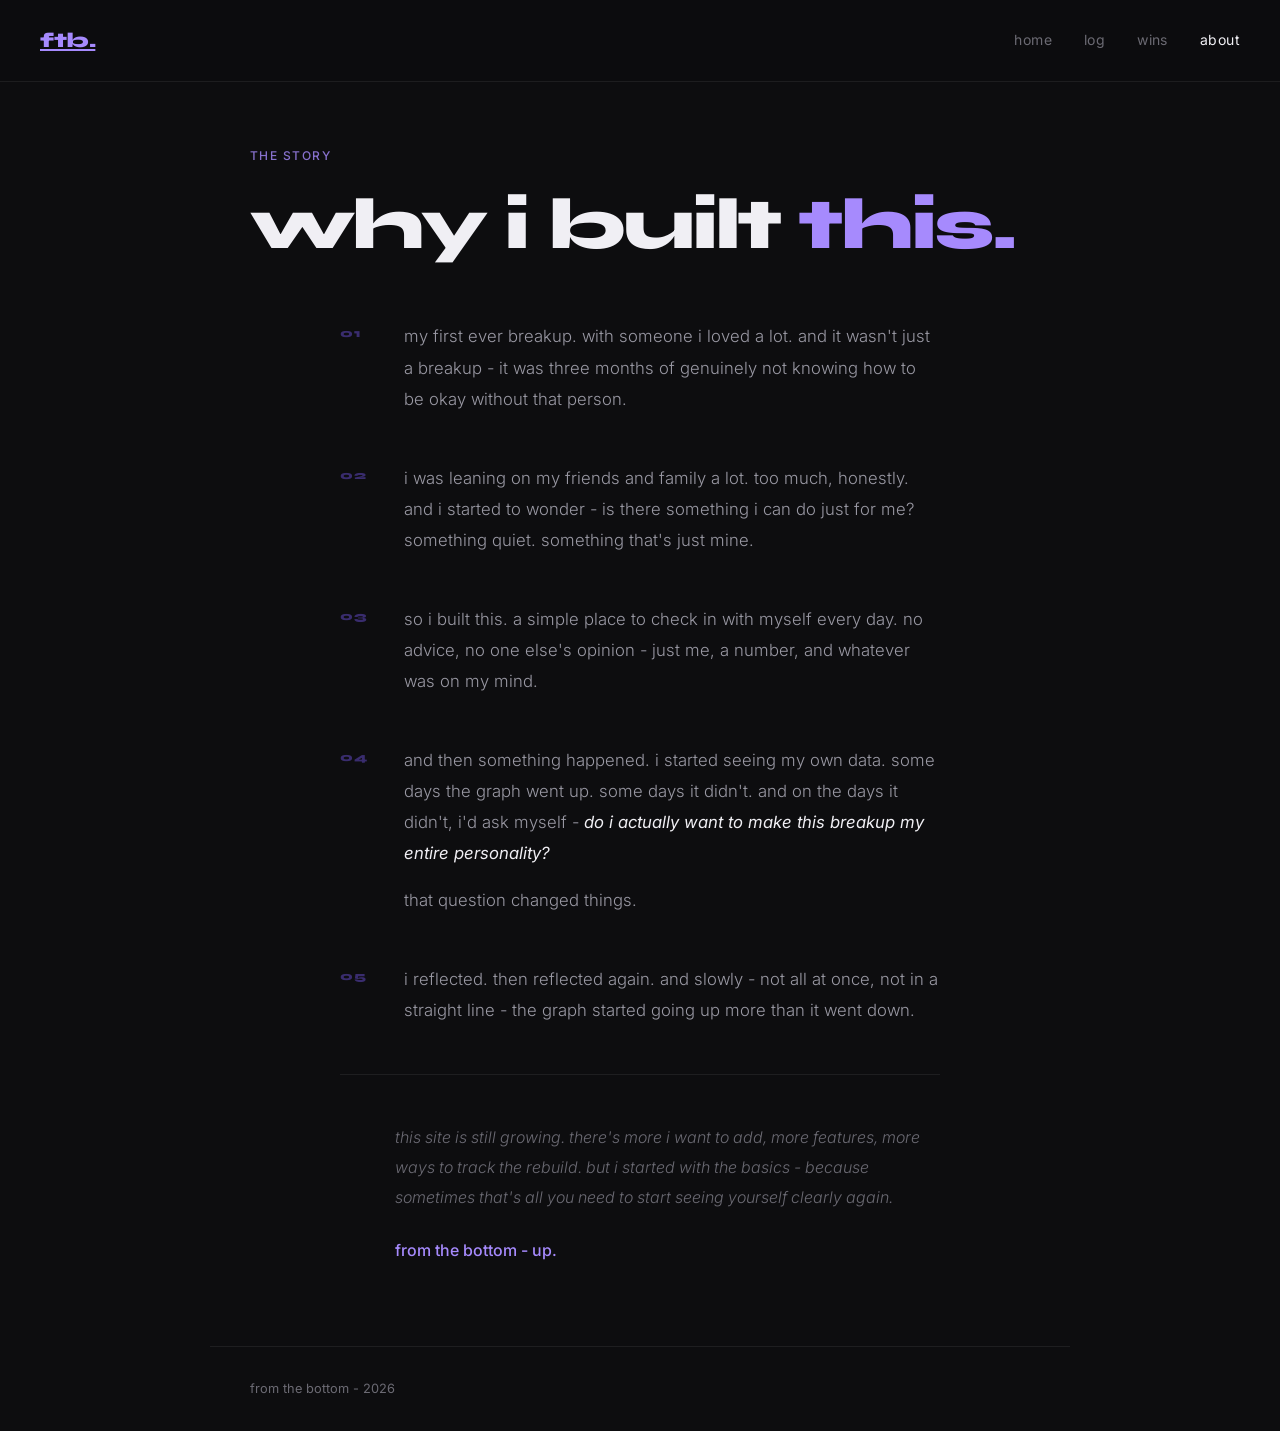
<file: pages/about.html>
<!DOCTYPE html>
<html lang="en">
<head>
  <meta charset="UTF-8" />
  <meta name="viewport" content="width=device-width, initial-scale=1.0" />
  <title>About - From the Bottom</title>
  <link rel="stylesheet" href="../css/style.css" />
  <link rel="preconnect" href="https://fonts.googleapis.com" />
  <link href="https://fonts.googleapis.com/css2?family=Syne:wght@400;700;800&family=Inter:wght@300;400;500&display=swap" rel="stylesheet" />
</head>
<body>
  <nav class="nav">
    <a href="../index.html" class="nav-logo">ftb.</a>
    <div class="nav-links">
      <a href="../index.html">home</a>
      <a href="log.html">log</a>
      <a href="wins.html">wins</a>
      <a href="about.html" class="active">about</a>
    </div>
  </nav>

  <div class="page-hero" style="padding-bottom: 0;">
    <div class="hero-tag">the story</div>
    <h1 class="page-title">why i built <span style="color:var(--accent-light)">this.</span></h1>
  </div>

  <div class="about-content">

    <div class="about-block">
      <span class="about-num">01</span>
      <div class="about-text">
        <p>my first ever breakup. with someone i loved a lot. and it wasn't just a breakup - it was three months of genuinely not knowing how to be okay without that person.</p>
      </div>
    </div>

    <div class="about-block">
      <span class="about-num">02</span>
      <div class="about-text">
        <p>i was leaning on my friends and family a lot. too much, honestly. and i started to wonder - is there something i can do just for me? something quiet. something that's just mine.</p>
      </div>
    </div>

    <div class="about-block">
      <span class="about-num">03</span>
      <div class="about-text">
        <p>so i built this. a simple place to check in with myself every day. no advice, no one else's opinion - just me, a number, and whatever was on my mind.</p>
      </div>
    </div>

    <div class="about-block">
      <span class="about-num">04</span>
      <div class="about-text">
        <p>and then something happened. i started seeing my own data. some days the graph went up. some days it didn't. and on the days it didn't, i'd ask myself - <em>do i actually want to make this breakup my entire personality?</em></p>
        <p style="margin-top: 1rem;">that question changed things.</p>
      </div>
    </div>

    <div class="about-block">
      <span class="about-num">05</span>
      <div class="about-text">
        <p>i reflected. then reflected again. and slowly - not all at once, not in a straight line - the graph started going up more than it went down.</p>
      </div>
    </div>

    <div class="about-divider"></div>

    <div class="about-closing">
      <p>this site is still growing. there's more i want to add, more features, more ways to track the rebuild. but i started with the basics - because sometimes that's all you need to start seeing yourself clearly again.</p>
      <p style="margin-top: 1.5rem; color: var(--accent-light); font-style: normal; font-weight: 500;">from the bottom - up.</p>
    </div>

  </div>

  <footer class="footer">
    <span>from the bottom - <span id="footer-year"></span></span>
  </footer>

  <script>
    document.getElementById('footer-year').textContent = new Date().getFullYear()
  </script>
</body>
</html>
</file>
<file: css/style.css>
/* ===== RESET & BASE ===== */
*, *::before, *::after { box-sizing: border-box; margin: 0; padding: 0; }

:root {
  --bg: #0d0d0f;
  --bg-card: #141417;
  --bg-card2: #1a1a1f;
  --border: rgba(255,255,255,0.07);
  --border-hover: rgba(255,255,255,0.14);
  --text: #f0eff4;
  --text-muted: #6b6a73;
  --text-mid: #9998a3;
  --accent: #7c5cfc;
  --accent-light: #a68afd;
  --accent-dim: rgba(124,92,252,0.12);
  --accent-glow: rgba(124,92,252,0.25);
  --green: #3ecf8e;
  --red: #f87171;
  --radius: 12px;
  --radius-sm: 8px;
  --font-display: 'Syne', sans-serif;
  --font-body: 'Inter', sans-serif;
}

html { scroll-behavior: smooth; }

body {
  background: var(--bg);
  color: var(--text);
  font-family: var(--font-body);
  font-size: 16px;
  line-height: 1.6;
  min-height: 100vh;
}

/* ===== NAV ===== */
.nav {
  display: flex;
  align-items: center;
  justify-content: space-between;
  padding: 1.5rem 2.5rem;
  border-bottom: 1px solid var(--border);
  position: sticky;
  top: 0;
  background: rgba(13,13,15,0.85);
  backdrop-filter: blur(12px);
  z-index: 100;
}

.nav-logo {
  font-family: var(--font-display);
  font-weight: 800;
  font-size: 1.3rem;
  color: var(--accent-light);
  letter-spacing: -0.02em;
}

.nav-links {
  display: flex;
  gap: 2rem;
}

.nav-links a {
  color: var(--text-muted);
  text-decoration: none;
  font-size: 0.875rem;
  font-weight: 400;
  letter-spacing: 0.03em;
  transition: color 0.2s;
}

.nav-links a:hover,
.nav-links a.active {
  color: var(--text);
}

/* ===== HERO ===== */
.hero {
  max-width: 860px;
  margin: 0 auto;
  padding: 5rem 2.5rem 3rem;
}

.hero-tag {
  font-size: 0.75rem;
  font-weight: 500;
  letter-spacing: 0.12em;
  text-transform: uppercase;
  color: var(--accent-light);
  margin-bottom: 1.5rem;
  opacity: 0.8;
}

.hero-title {
  font-family: var(--font-display);
  font-size: clamp(3.5rem, 10vw, 6.5rem);
  font-weight: 800;
  line-height: 0.95;
  letter-spacing: -0.04em;
  color: var(--text);
  margin-bottom: 1.5rem;
}

.hero-title .accent {
  color: var(--accent-light);
}

.hero-sub {
  font-size: 1rem;
  color: var(--text-muted);
  max-width: 480px;
  font-weight: 300;
  line-height: 1.7;
}

/* ===== PULSE LINE ===== */
.pulse-wrap {
  margin-top: 3.5rem;
  position: relative;
}

.pulse-svg {
  width: 100%;
  height: 80px;
  display: block;
}

.pulse-line {
  stroke: var(--accent);
  stroke-dasharray: 2000;
  stroke-dashoffset: 2000;
  animation: draw-pulse 2.5s ease forwards 0.5s;
}

@keyframes draw-pulse {
  to { stroke-dashoffset: 0; }
}

.pulse-label {
  font-size: 0.7rem;
  letter-spacing: 0.1em;
  text-transform: uppercase;
  color: var(--text-muted);
  margin-top: 0.5rem;
  text-align: right;
}

/* ===== SECTIONS ===== */
.checkin-section,
.recent-section,
.stats-section {
  max-width: 860px;
  margin: 0 auto;
  padding: 3rem 2.5rem;
  border-top: 1px solid var(--border);
}

.section-label {
  font-size: 0.7rem;
  letter-spacing: 0.12em;
  text-transform: uppercase;
  color: var(--text-muted);
  margin-bottom: 1.5rem;
}

/* ===== CHECK-IN CARD ===== */
.checkin-card {
  background: var(--bg-card);
  border: 1px solid var(--border);
  border-radius: var(--radius);
  padding: 2rem;
}

.mood-row {
  display: flex;
  align-items: center;
  justify-content: space-between;
  margin-bottom: 1.25rem;
}

.mood-question {
  font-size: 1.1rem;
  font-weight: 400;
  color: var(--text);
}

.mood-score {
  font-family: var(--font-display);
  font-size: 2.5rem;
  font-weight: 800;
  color: var(--accent-light);
  min-width: 3rem;
  text-align: right;
}

/* SLIDER */
.mood-slider {
  -webkit-appearance: none;
  appearance: none;
  width: 100%;
  height: 4px;
  background: var(--border-hover);
  border-radius: 2px;
  outline: none;
  cursor: pointer;
  margin-bottom: 0.5rem;
}

.mood-slider::-webkit-slider-thumb {
  -webkit-appearance: none;
  width: 20px;
  height: 20px;
  border-radius: 50%;
  background: var(--accent);
  border: 3px solid var(--bg-card);
  box-shadow: 0 0 0 2px var(--accent);
  cursor: pointer;
  transition: transform 0.15s;
}

.mood-slider::-webkit-slider-thumb:hover {
  transform: scale(1.2);
}

.mood-labels {
  display: flex;
  justify-content: space-between;
  font-size: 0.72rem;
  color: var(--text-muted);
  margin-bottom: 1.5rem;
  letter-spacing: 0.02em;
}

.mood-note {
  width: 100%;
  background: var(--bg-card2);
  border: 1px solid var(--border);
  border-radius: var(--radius-sm);
  color: var(--text);
  font-family: var(--font-body);
  font-size: 0.9rem;
  padding: 0.85rem 1rem;
  resize: vertical;
  min-height: 90px;
  margin-bottom: 1.25rem;
  outline: none;
  transition: border-color 0.2s;
}

.mood-note:focus {
  border-color: var(--accent);
}

.mood-note::placeholder {
  color: var(--text-muted);
}

.log-btn {
  background: var(--accent);
  color: #fff;
  border: none;
  border-radius: var(--radius-sm);
  padding: 0.75rem 1.75rem;
  font-family: var(--font-body);
  font-size: 0.9rem;
  font-weight: 500;
  cursor: pointer;
  transition: opacity 0.2s, transform 0.15s;
}

.log-btn:hover { opacity: 0.88; }
.log-btn:active { transform: scale(0.97); }

.log-confirm {
  display: inline-block;
  margin-left: 1rem;
  font-size: 0.85rem;
  color: var(--green);
  opacity: 0;
  transition: opacity 0.3s;
}

.log-confirm.show { opacity: 1; }

/* ===== ENTRIES ===== */
.entries-list {
  display: flex;
  flex-direction: column;
  gap: 1rem;
}

.empty-state {
  color: var(--text-muted);
  font-size: 0.9rem;
  font-style: italic;
}

.entry-item {
  background: var(--bg-card);
  border: 1px solid var(--border);
  border-radius: var(--radius);
  padding: 1.25rem 1.5rem;
  display: grid;
  grid-template-columns: auto 1fr auto;
  gap: 1rem;
  align-items: start;
}

.entry-date {
  font-size: 0.75rem;
  color: var(--text-muted);
  letter-spacing: 0.04em;
  white-space: nowrap;
  margin-top: 2px;
}

.entry-text {
  font-size: 0.9rem;
  color: var(--text-mid);
  line-height: 1.5;
}

.entry-text em {
  color: var(--text-muted);
  font-style: italic;
  font-size: 0.82rem;
}

.entry-score {
  font-family: var(--font-display);
  font-size: 1.6rem;
  font-weight: 800;
  line-height: 1;
}

/* ===== STATS ===== */
.stats-grid {
  display: grid;
  grid-template-columns: repeat(auto-fit, minmax(140px, 1fr));
  gap: 1rem;
}

.stat-card {
  background: var(--bg-card);
  border: 1px solid var(--border);
  border-radius: var(--radius);
  padding: 1.5rem 1.25rem;
  display: flex;
  flex-direction: column;
  gap: 0.4rem;
}

.stat-num {
  font-family: var(--font-display);
  font-size: 2rem;
  font-weight: 800;
  color: var(--text);
  line-height: 1;
}

.stat-label {
  font-size: 0.72rem;
  letter-spacing: 0.08em;
  text-transform: uppercase;
  color: var(--text-muted);
}

/* ===== FOOTER ===== */
.footer {
  max-width: 860px;
  margin: 0 auto;
  padding: 2rem 2.5rem;
  border-top: 1px solid var(--border);
  font-size: 0.8rem;
  color: var(--text-muted);
}

/* ===== CHART ===== */
.chart-section {
  max-width: 860px;
  margin: 0 auto;
  padding: 3rem 2.5rem;
  border-top: 1px solid var(--border);
}

.chart-card {
  background: var(--bg-card);
  border: 1px solid var(--border);
  border-radius: var(--radius);
  padding: 1.5rem;
  position: relative;
  min-height: 200px;
}

.chart-empty {
  position: absolute;
  top: 50%;
  left: 50%;
  transform: translate(-50%, -50%);
  color: var(--text-muted);
  font-size: 0.85rem;
  font-style: italic;
  text-align: center;
  pointer-events: none;
}

/* ===== QUOTE SECTION ===== */
.quote-section {
  max-width: 860px;
  margin: 0 auto;
  padding: 0 2.5rem 1rem;
}

.quote-card {
  border: 1px solid var(--border);
  border-radius: var(--radius);
  padding: 1.75rem 2rem;
  position: relative;
  overflow: hidden;
  transition: border-color 0.4s;
}

.quote-card::before {
  content: '"';
  position: absolute;
  top: -10px;
  left: 16px;
  font-family: var(--font-display);
  font-size: 8rem;
  color: var(--accent);
  opacity: 0.07;
  line-height: 1;
  pointer-events: none;
}

.quote-mood-tag {
  font-size: 0.68rem;
  letter-spacing: 0.12em;
  text-transform: uppercase;
  color: var(--accent-light);
  margin-bottom: 0.75rem;
  opacity: 0.8;
}

.quote-text {
  font-size: 1.05rem;
  color: var(--text);
  font-weight: 300;
  line-height: 1.7;
  font-style: italic;
  margin-bottom: 0.75rem;
}

.quote-author {
  font-size: 0.8rem;
  color: var(--text-muted);
  letter-spacing: 0.04em;
}

/* low mood card tint */
.quote-card.low { border-color: rgba(248,113,113,0.2); }
.quote-card.low .quote-mood-tag { color: #f87171; }
/* mid mood */
.quote-card.mid { border-color: rgba(166,138,253,0.25); }
/* high mood */
.quote-card.high { border-color: rgba(62,207,142,0.2); }
.quote-card.high .quote-mood-tag { color: #3ecf8e; }

/* ===== SUB-PAGES ===== */
.page-hero {
  max-width: 860px;
  margin: 0 auto;
  padding: 4rem 2.5rem 2rem;
}

.page-title {
  font-family: var(--font-display);
  font-size: clamp(2.5rem, 8vw, 4.5rem);
  font-weight: 800;
  letter-spacing: -0.04em;
  line-height: 1;
  margin-bottom: 0.75rem;
}

.page-desc {
  color: var(--text-muted);
  font-size: 0.95rem;
  font-weight: 300;
}

.page-content {
  max-width: 860px;
  margin: 0 auto;
  padding: 2rem 2.5rem 4rem;
  border-top: 1px solid var(--border);
}

/* ===== WINS PAGE ===== */
.win-input-row {
  display: flex;
  gap: 0.75rem;
  margin-bottom: 2rem;
}

.win-input {
  flex: 1;
  background: var(--bg-card);
  border: 1px solid var(--border);
  border-radius: var(--radius-sm);
  color: var(--text);
  font-family: var(--font-body);
  font-size: 0.9rem;
  padding: 0.75rem 1rem;
  outline: none;
  transition: border-color 0.2s;
}

.win-input:focus { border-color: var(--accent); }
.win-input::placeholder { color: var(--text-muted); }

.add-btn {
  background: var(--accent);
  color: #fff;
  border: none;
  border-radius: var(--radius-sm);
  padding: 0.75rem 1.25rem;
  font-family: var(--font-body);
  font-size: 0.9rem;
  font-weight: 500;
  cursor: pointer;
  white-space: nowrap;
  transition: opacity 0.2s;
}
.add-btn:hover { opacity: 0.85; }

.wins-list {
  display: flex;
  flex-direction: column;
  gap: 0.75rem;
}

.win-item {
  background: var(--bg-card);
  border: 1px solid var(--border);
  border-radius: var(--radius);
  padding: 1rem 1.25rem;
  display: flex;
  align-items: center;
  gap: 1rem;
}

.win-dot {
  width: 8px;
  height: 8px;
  border-radius: 50%;
  background: var(--green);
  flex-shrink: 0;
}

.win-text {
  flex: 1;
  font-size: 0.95rem;
  color: var(--text);
}

.win-date {
  font-size: 0.72rem;
  color: var(--text-muted);
  white-space: nowrap;
}

/* ===== LOG PAGE ===== */
.log-full-list {
  display: flex;
  flex-direction: column;
  gap: 1rem;
}

/* ===== ABOUT PAGE ===== */
.about-content {
  max-width: 680px;
  margin: 0 auto;
  padding: 3rem 2.5rem 5rem;
}

.about-block {
  display: grid;
  grid-template-columns: 40px 1fr;
  gap: 1.5rem;
  margin-bottom: 3rem;
  align-items: start;
}

.about-num {
  font-family: var(--font-display);
  font-size: 0.75rem;
  font-weight: 800;
  color: var(--accent);
  opacity: 0.4;
  letter-spacing: 0.05em;
  padding-top: 3px;
}

.about-text p {
  font-size: 1.05rem;
  color: var(--text-mid);
  line-height: 1.85;
  font-weight: 300;
}

.about-text em {
  color: var(--text);
  font-style: italic;
  font-weight: 400;
}

.about-divider {
  height: 1px;
  background: var(--border);
  margin: 2rem 0 3rem;
}

.about-closing {
  padding-left: 55px;
}

.about-closing p {
  font-size: 1rem;
  color: var(--text-muted);
  line-height: 1.85;
  font-weight: 300;
  font-style: italic;
}

@media (max-width: 640px) {
  .about-block {
    grid-template-columns: 1fr;
    gap: 0.5rem;
  }
  .about-closing { padding-left: 0; }
}

/* ===== RESPONSIVE ===== */
@media (max-width: 640px) {
  .nav { padding: 1rem 1.25rem; }
  .nav-links { gap: 1rem; }
  .hero, .checkin-section, .recent-section, .stats-section, .page-hero, .page-content, .footer {
    padding-left: 1.25rem;
    padding-right: 1.25rem;
  }
  .entry-item { grid-template-columns: 1fr auto; }
  .entry-date { grid-column: 1 / -1; }
}
</file>
